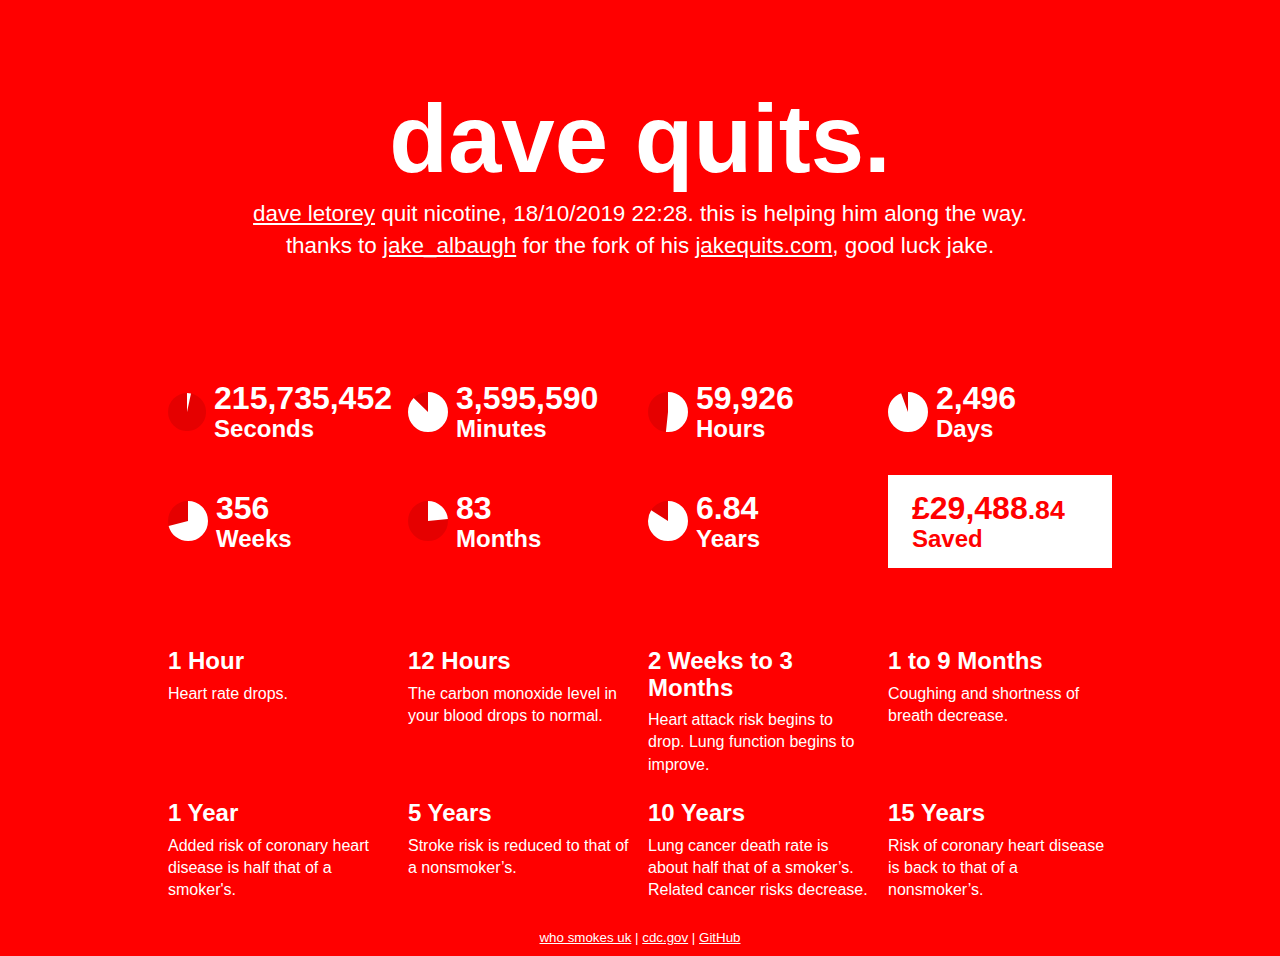
<file: index.html>
<!DOCTYPE html>
<html lang="en">
  <head>
    <meta charset="utf-8" />
    <meta http-equiv="X-UA-Compatible" content="IE=edge" />
    <meta name="viewport" content="width=device-width,initial-scale=1.0" />
    <link rel="icon" href="/favicon.png" />
    <title>Dave Quits</title>
    <meta name="description" content="dave letorey quit nicotine on 18 Octber 2019. this is helping him along the way. this is a fork of jakequits.com" />
    <meta itemprop="name" content="Dave Quits" />
    <meta itemprop="description" content="dave letorey quit nicotine on 18 Octber 2019. this is helping him along the way. this is a fork of jakequits.com" />
    <meta name="twitter:card" content="summary" />
    <meta name="twitter:title" content="Dave Quits" />
    <meta name="twitter:description" content="dave letorey quit nicotine on 18 Octber 2019. this is helping him along the way. this is a fork of jakequits.com" />
    <meta name="twitter:site" content="@dletorey" />
    <meta name="twitter:creator" content="@dletorey" />
    <meta name="og:title" content="Dave Quits" />
    <meta name="og:description" content="dave letorey quit nicotine on 18 Octber 2019. this is helping him along the way. this is a fork of jakequits.com" />
    <meta name="og:url" content="http://quit.letorey.co.uk" />
    <meta name="og:site_name" content="Dave Quits" />
    <meta name="og:type" content="website" />
    <link rel="stylesheet" href="app.css" />
  </head>
  <body>
    <div id="app">
      <header class="container">
        <h1>dave quits.</h1>
        <p>
          <a href="https://twitter.com/dletorey" target="blank">dave letorey</a> quit nicotine, 18/10/2019 22:28. this is helping him along the way.<br>
          thanks to <a href="https://twitter.com/jake_albaugh" target="blank">jake_albaugh</a> for the fork of his <a href="https://jakequits.com/" target="blank">jakequits.com</a>, good luck jake.
        </p>
      </header>
      <div class="container flex">
        <div class="progress" fraction="seconds">
          <div class="left"></div>
          <div class="right">
            <h2></h2>
            <h3>Seconds</h3>
          </div>
        </div>
        <div class="progress" fraction="minutes">
          <div class="left"></div>
          <div class="right">
            <h2></h2>
            <h3>Minutes</h3>
          </div>
        </div>
        <div class="progress" fraction="hours">
          <div class="left"></div>
          <div class="right">
            <h2></h2>
            <h3>Hours</h3>
          </div>
        </div>
        <div class="progress" fraction="days">
          <div class="left"></div>
          <div class="right">
            <h2></h2>
            <h3>Days</h3>
          </div>
        </div>
      </div>
      <div class="container flex">
        <div class="progress" fraction="weeks">
          <div class="left"></div>
          <div class="right">
            <h2></h2>
            <h3>Weeks</h3>
          </div>
        </div>
        <div class="progress" fraction="months">
          <div class="left"></div>
          <div class="right">
            <h2></h2>
            <h3>Months</h3>
          </div>
        </div>
        <div class="progress" fraction="years">
          <div class="left"></div>
          <div class="right">
            <h2></h2>
            <h3>Years</h3>
          </div>
        </div>
        <div class="progress dark">
          <div class="right">
            <h2>
              <span>£<span id="pounds"></span></span
              ><small>.<span id="pence"></span></small>
            </h2>
            <h3>Saved</h3>
          </div>
        </div>
      </div>
      <div class="container">
        <div class="timeline">
          <div>
            <h3>1 Hour</h3>
            <p>Heart rate drops.</p>
          </div>
          <div>
            <h3>12 Hours</h3>
            <p>The carbon monoxide level in your blood drops to normal.</p>
          </div>
          <div>
            <h3>2 Weeks to 3 Months</h3>
            <p>
              Heart attack risk begins to drop. Lung function begins to improve.
            </p>
          </div>
          <div>
            <h3>1 to 9 Months</h3>
            <p>Coughing and shortness of breath decrease.</p>
          </div>
          <div>
            <h3>1 Year</h3>
            <p>
              Added risk of coronary heart disease is half that of a smoker's.
            </p>
          </div>
          <div>
            <h3>5 Years</h3>
            <p>Stroke risk is reduced to that of a nonsmoker’s.</p>
          </div>
          <div>
            <h3>10 Years</h3>
            <p>
              Lung cancer death rate is about half that of a smoker’s. Related
              cancer risks decrease.
            </p>
          </div>
          <div>
            <h3>15 Years</h3>
            <p>
              Risk of coronary heart disease is back to that of a nonsmoker’s.
            </p>
          </div>
          <p style="text-align: center;">
            <small
              ><a
              href="https://www.gov.uk/government/publications/health-matters-smoking-and-quitting-in-england/smoking-and-quitting-in-england"
              target="blank"
              >who smokes uk</a
            >
            |
            <a
                href="https://www.cdc.gov/tobacco/data_statistics/sgr/2004/posters/20mins/index.htm"
                target="blank"
                >cdc.gov</a
              >
              |
              <a href="https://github.com/jakealbaugh/jake-quits" target="blank"
                >GitHub</a
              ></small
            >
          </p>
        </div>
      </div>
    </div>
    <script src="app.js"></script>
  </body>
</html>
</file>
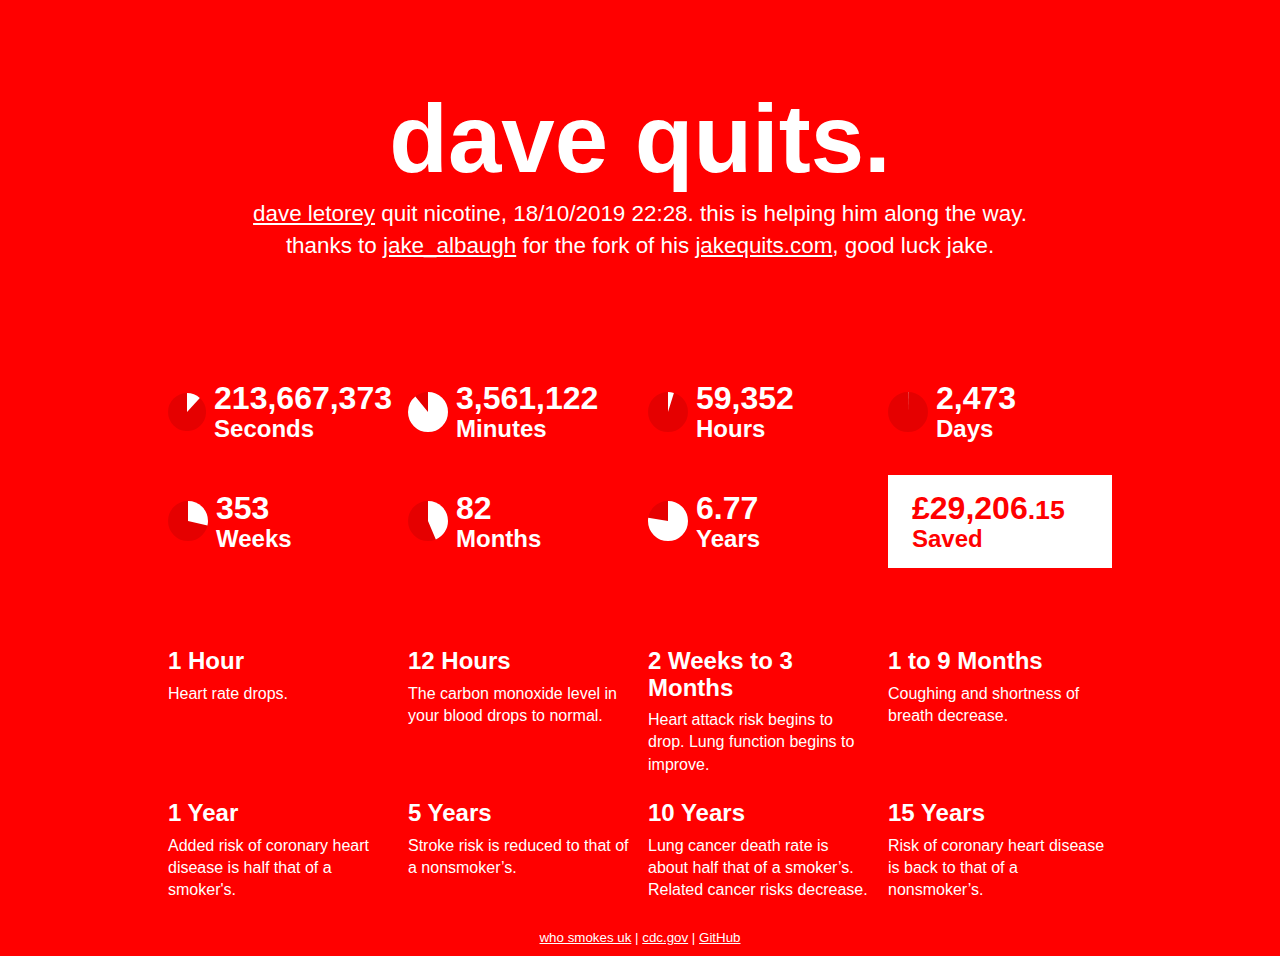
<file: quit.html>
<!DOCTYPE html>
<html lang="en">
  <head>
    <meta charset="utf-8" />
    <meta http-equiv="X-UA-Compatible" content="IE=edge" />
    <meta name="viewport" content="width=device-width,initial-scale=1.0" />
    <link rel="icon" href="/favicon.png" />
    <title>Dave Quits</title>
    <meta name="description" content="dave letorey quit nicotine on 18 Octber 2019. this is helping him along the way. this is a fork of jakequits.com" />
    <meta itemprop="name" content="Dave Quits" />
    <meta itemprop="description" content="dave letorey quit nicotine on 18 Octber 2019. this is helping him along the way. this is a fork of jakequits.com" />
    <meta name="twitter:card" content="summary" />
    <meta name="twitter:title" content="Dave Quits" />
    <meta name="twitter:description" content="dave letorey quit nicotine on 18 Octber 2019. this is helping him along the way. this is a fork of jakequits.com" />
    <meta name="twitter:site" content="@dletorey" />
    <meta name="twitter:creator" content="@dletorey" />
    <meta name="og:title" content="Dave Quits" />
    <meta name="og:description" content="dave letorey quit nicotine on 18 Octber 2019. this is helping him along the way. this is a fork of jakequits.com" />
    <meta name="og:url" content="http://quit.letorey.co.uk" />
    <meta name="og:site_name" content="Dave Quits" />
    <meta name="og:type" content="website" />
    <!-- link rel="stylesheet" href="app.css" / -->
    <style>
        html,
        body {
        margin: 0;
        height: 100%;
        background: #ff0000;
        }

        #app {
        font-family: -apple-system, BlinkMacSystemFont, "Segoe UI", Roboto, Oxygen,
            Ubuntu, Cantarell, "Open Sans", "Helvetica Neue", sans-serif;
        -webkit-font-smoothing: antialiased;
        -moz-osx-font-smoothing: grayscale;
        color: #fff;
        min-height: 100%;
        }

        h1,
        h2,
        h3,
        h4,
        h5 {
        margin: 0;
        line-height: 1.1;
        }

        header {
        padding: 2rem 0;
        }
        header h1 {
        font-size: 6rem;
        text-align: center;
        line-height: 0.9;
        }
        header p {
        text-align: center;
        font-size: 1.4rem;
        margin: 1rem 0 0;
        }
        a {
        color: #fff;
        }

        h1 {
        text-align: center;
        font-size: 2rem;
        }
        h2 {
        font-size: 1.3rem;
        }
        h3 {
        font-size: 1rem;
        }

        p {
        font-size: 1rem;
        line-height: 1.4;
        margin: 0.5rem 0;
        }

        @media (min-width: 1024px) {
        header.container {
            padding: 6rem 0;
        }
        }

        header.container,
        div.container {
        margin: 0 auto;
        width: 95%;
        }
        @media (min-width: 1200px) {
        header.container,
        div.container {
            width: 1024px;
        }
        }
        @media (min-width: 1024px) {
        header.container,
        div.container {
            width: 960px;
        }
        h1 {
            font-size: 8rem;
        }
        h2 {
            font-size: 2rem;
        }
        h3 {
            font-size: 1.5rem;
        }
        }

        .flex {
        display: flex;
        flex-wrap: wrap;
        align-content: center;
        justify-content: center;
        margin: 2rem -0.5rem;
        }
        .flex .progress {
        padding: 0.5rem 0;
        box-sizing: border-box;
        margin: 0.25rem 0.5rem;
        width: calc(100% - 1rem);
        }
        @media (min-width: 375px) {
        .flex .progress {
            width: calc(50% - 1rem);
        }
        }
        .flex .progress.dark {
        background: #fff;
        color: #ff0000;
        padding: 0.5rem;
        }
        @media (min-width: 780px) {
        .flex .progress {
            margin: 0.5rem;
            padding: 1rem 0;
            width: calc(25% - 1rem);
        }
        .flex .progress.dark {
            padding: 1rem;
        }
        }

        .timeline {
        display: flex;
        flex-wrap: wrap;
        align-content: center;
        justify-content: center;
        margin: 4rem 0;
        }
        .timeline > div {
        margin: 0.5rem;
        width: calc(50% - 1rem);
        }
        @media (min-width: 780px) {
        .timeline > div {
            width: calc(25% - 1rem);
        }
        }

        svg {
        transform: rotate(-90deg);
        display: block;
        margin: 0;
        width: 100%;
        height: auto;
        }
        svg circle {
        fill: none;
        stroke-width: 50px;
        }
        svg circle.prog {
        will-change: auto;
        stroke: #fff;
        }
        svg circle.bg {
        stroke: rgba(0, 0, 0, 0.1);
        }

        .progress {
        display: flex;
        text-align: left;
        }
        .progress .left {
        width: 40px;
        }
        .progress .left,
        .progress .right {
        display: flex;
        flex-direction: column;
        justify-content: center;
        }
        .progress .right {
        flex: 1;
        margin-left: 0.5rem;
        }

    </style>
  </head>
  <body>
    <div id="app">
      <header class="container">
        <h1>dave quits.</h1>
        <p>
          <a href="https://twitter.com/dletorey" target="blank">dave letorey</a> quit nicotine, 18/10/2019 22:28. this is helping him along the way.<br>
          thanks to <a href="https://twitter.com/jake_albaugh" target="blank">jake_albaugh</a> for the fork of his <a href="https://jakequits.com/" target="blank">jakequits.com</a>, good luck jake.
        </p>
      </header>
      <div class="container flex">
        <div class="progress" fraction="seconds">
          <div class="left"></div>
          <div class="right">
            <h2></h2>
            <h3>Seconds</h3>
          </div>
        </div>
        <div class="progress" fraction="minutes">
          <div class="left"></div>
          <div class="right">
            <h2></h2>
            <h3>Minutes</h3>
          </div>
        </div>
        <div class="progress" fraction="hours">
          <div class="left"></div>
          <div class="right">
            <h2></h2>
            <h3>Hours</h3>
          </div>
        </div>
        <div class="progress" fraction="days">
          <div class="left"></div>
          <div class="right">
            <h2></h2>
            <h3>Days</h3>
          </div>
        </div>
      </div>
      <div class="container flex">
        <div class="progress" fraction="weeks">
          <div class="left"></div>
          <div class="right">
            <h2></h2>
            <h3>Weeks</h3>
          </div>
        </div>
        <div class="progress" fraction="months">
          <div class="left"></div>
          <div class="right">
            <h2></h2>
            <h3>Months</h3>
          </div>
        </div>
        <div class="progress" fraction="years">
          <div class="left"></div>
          <div class="right">
            <h2></h2>
            <h3>Years</h3>
          </div>
        </div>
        <div class="progress dark">
          <div class="right">
            <h2>
              <span>£<span id="pounds"></span></span
              ><small>.<span id="pence"></span></small>
            </h2>
            <h3>Saved</h3>
          </div>
        </div>
      </div>
      <div class="container">
        <div class="timeline">
          <div>
            <h3>1 Hour</h3>
            <p>Heart rate drops.</p>
          </div>
          <div>
            <h3>12 Hours</h3>
            <p>The carbon monoxide level in your blood drops to normal.</p>
          </div>
          <div>
            <h3>2 Weeks to 3 Months</h3>
            <p>
              Heart attack risk begins to drop. Lung function begins to improve.
            </p>
          </div>
          <div>
            <h3>1 to 9 Months</h3>
            <p>Coughing and shortness of breath decrease.</p>
          </div>
          <div>
            <h3>1 Year</h3>
            <p>
              Added risk of coronary heart disease is half that of a smoker's.
            </p>
          </div>
          <div>
            <h3>5 Years</h3>
            <p>Stroke risk is reduced to that of a nonsmoker’s.</p>
          </div>
          <div>
            <h3>10 Years</h3>
            <p>
              Lung cancer death rate is about half that of a smoker’s. Related
              cancer risks decrease.
            </p>
          </div>
          <div>
            <h3>15 Years</h3>
            <p>
              Risk of coronary heart disease is back to that of a nonsmoker’s.
            </p>
          </div>
          <p style="text-align: center;">
            <small
              ><a
              href="https://www.gov.uk/government/publications/health-matters-smoking-and-quitting-in-england/smoking-and-quitting-in-england"
              target="blank"
              >who smokes uk</a
            >
            |
            <a
                href="https://www.cdc.gov/tobacco/data_statistics/sgr/2004/posters/20mins/index.htm"
                target="blank"
                >cdc.gov</a
              >
              |
              <a href="https://github.com/jakealbaugh/jake-quits" target="blank"
                >GitHub</a
              ></small
            >
          </p>
        </div>
      </div>
    </div>
    <!--script src="app.js"></script -->
    <script>
        const data = {
        years: null,
        months: null,
        weeks: null,
        days: null,
        hours: null,
        minutes: null,
        seconds: null,
        savings: null,
        pounds: null,
        pence: null,
        dailyCost: 11.81,
        time: 1571437680000 // quit Date(18/10/2019 22:28:00)
        };

        const progresses = document.querySelectorAll(".progress[fraction]");

        update();

        function update() {
        const now = new Date().getTime();
        const seconds = (now - data.time) / 1000;
        data.years = seconds / 31556952;
        data.months = seconds / 2592000;
        data.weeks = seconds / 604800;
        data.days = seconds / 86400;
        data.hours = seconds / 3600;
        data.minutes = seconds / 60;
        data.seconds = seconds;
        data.savings = data.days * data.dailyCost;
        data.pounds = Math.floor(data.savings)
            .toString()
            .replace(/\B(?=(\d{3})+(?!\d))/g, ",");
        data.pence = (data.savings - Math.floor(data.savings))
            .toFixed(2)
            .split(".")[1];
        updatePies();
        document.getElementById("pounds").innerText = data.pounds;
        document.getElementById("pence").innerText = data.pence;

        requestAnimationFrame(update);
        }

        function updatePies() {
        const radius = 25;
        const circumference = radius * 2 * Math.PI;
        progresses.forEach(progress => {
            const value = data[progress.getAttribute("fraction")];
            const complete = Math.floor(value);
            let v = complete.toString().replace(/\B(?=(\d{3})+(?!\d))/g, ",");
            if (complete < 10) v = value.toFixed(2);
            if (complete < 1) v = value.toFixed(3);
            progress.querySelector("h2").innerText = v;
            const percent = Math.round((value - complete) * 100 * 10) / 10;
            const offset = circumference - (percent / 100) * circumference;
            progress.querySelector(
            ".left"
            ).innerHTML = `<svg xmlns="http://www.w3.org/2000/svg" height="100" width="100" viewBox="0 0 100 100">
            <circle class="bg" r="${radius}" cx="50" cy="50" />
            <circle
            class="prog"
            r="${radius}"
            cx="50"
            cy="50"
            stroke-dasharray="${circumference} ${circumference}"
            stroke-dashoffset="${offset}"
            />
        </svg>`;
        });
        }
    </script>
  </body>
</html>
</file>
<file: app.css>
html,
body {
  margin: 0;
  height: 100%;
  background: #ff0000;
}

#app {
  font-family: -apple-system, BlinkMacSystemFont, "Segoe UI", Roboto, Oxygen,
    Ubuntu, Cantarell, "Open Sans", "Helvetica Neue", sans-serif;
  -webkit-font-smoothing: antialiased;
  -moz-osx-font-smoothing: grayscale;
  color: #fff;
  min-height: 100%;
}

h1,
h2,
h3,
h4,
h5 {
  margin: 0;
  line-height: 1.1;
}

header {
  padding: 2rem 0;
}
header h1 {
  font-size: 6rem;
  text-align: center;
  line-height: 0.9;
}
header p {
  text-align: center;
  font-size: 1.4rem;
  margin: 1rem 0 0;
}
a {
  color: #fff;
}

h1 {
  text-align: center;
  font-size: 2rem;
}
h2 {
  font-size: 1.3rem;
}
h3 {
  font-size: 1rem;
}

p {
  font-size: 1rem;
  line-height: 1.4;
  margin: 0.5rem 0;
}

@media (min-width: 1024px) {
  header.container {
    padding: 6rem 0;
  }
}

header.container,
div.container {
  margin: 0 auto;
  width: 95%;
}
@media (min-width: 1200px) {
  header.container,
  div.container {
    width: 1024px;
  }
}
@media (min-width: 1024px) {
  header.container,
  div.container {
    width: 960px;
  }
  h1 {
    font-size: 8rem;
  }
  h2 {
    font-size: 2rem;
  }
  h3 {
    font-size: 1.5rem;
  }
}

.flex {
  display: flex;
  flex-wrap: wrap;
  align-content: center;
  justify-content: center;
  margin: 2rem -0.5rem;
}
.flex .progress {
  padding: 0.5rem 0;
  box-sizing: border-box;
  margin: 0.25rem 0.5rem;
  width: calc(100% - 1rem);
}
@media (min-width: 375px) {
  .flex .progress {
    width: calc(50% - 1rem);
  }
}
.flex .progress.dark {
  background: #fff;
  color: #ff0000;
  padding: 0.5rem;
}
@media (min-width: 780px) {
  .flex .progress {
    margin: 0.5rem;
    padding: 1rem 0;
    width: calc(25% - 1rem);
  }
  .flex .progress.dark {
    padding: 1rem;
  }
}

.timeline {
  display: flex;
  flex-wrap: wrap;
  align-content: center;
  justify-content: center;
  margin: 4rem 0;
}
.timeline > div {
  margin: 0.5rem;
  width: calc(50% - 1rem);
}
@media (min-width: 780px) {
  .timeline > div {
    width: calc(25% - 1rem);
  }
}

svg {
  transform: rotate(-90deg);
  display: block;
  margin: 0;
  width: 100%;
  height: auto;
}
svg circle {
  fill: none;
  stroke-width: 50px;
}
svg circle.prog {
  will-change: auto;
  stroke: #fff;
}
svg circle.bg {
  stroke: rgba(0, 0, 0, 0.1);
}

.progress {
  display: flex;
  text-align: left;
}
.progress .left {
  width: 40px;
}
.progress .left,
.progress .right {
  display: flex;
  flex-direction: column;
  justify-content: center;
}
.progress .right {
  flex: 1;
  margin-left: 0.5rem;
}
</file>
